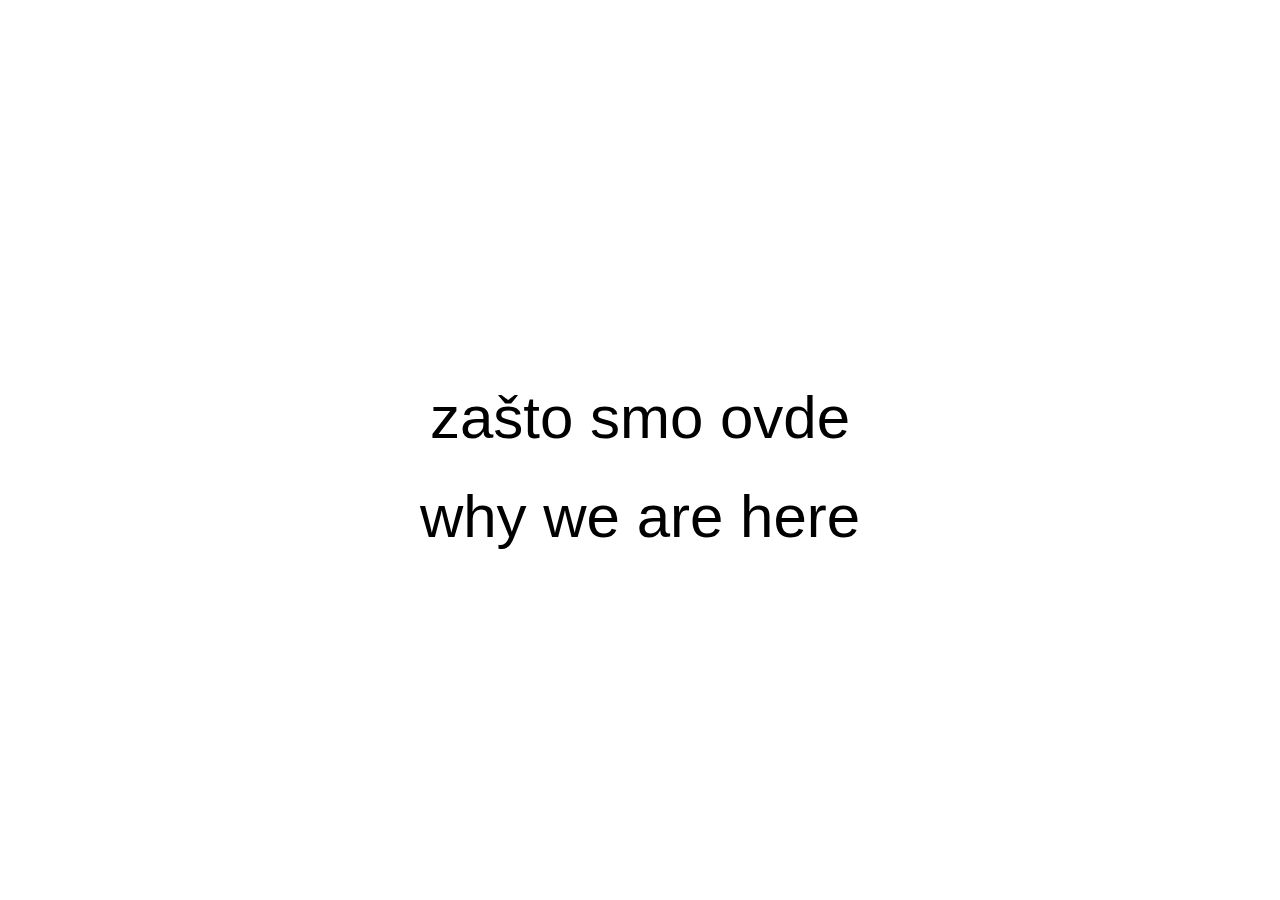
<file: index.html>
<!DOCTYPE html>
<html>
    <head>
        <link rel="stylesheet" href="styles.css">
        <meta charset="UTF-8">
        <title>zašto smo ovde</title>
        <script src="myscripts.js"></script>
    </head>
    <body>
       
       <div class="letter">

        

 <br>
<div class="center-container">
<button onclick="getRandomFile()">zašto smo ovde </button>
<button onclick="getRandomFile()">why we are here </button>
</div>
</div>
    </body>

</html>
</file>
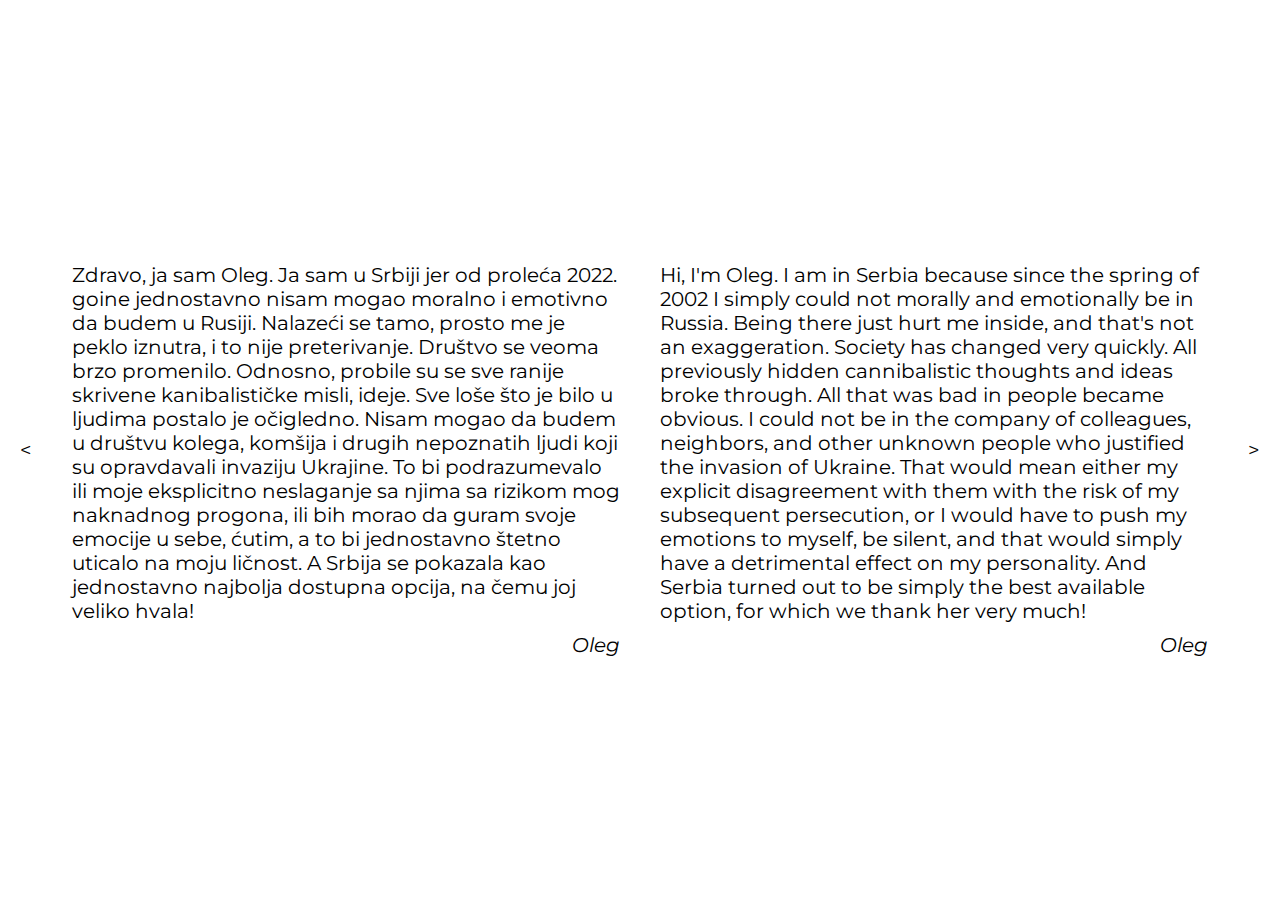
<file: page1.html>
<!DOCTYPE html>
<html>
    <head>
        <meta charset="UTF-8">
        <link rel="stylesheet" href="styles.css">
        <title>zašto smo ovde</title>
        
    </head>
    <body>
        <a class="nazad" href="page5.html">
            <
        </a>
      
        <div class="letter">
            Zdravo, ja sam Oleg. Ja sam u Srbiji jer od proleća 2022. goine jednostavno nisam mogao moralno i emotivno da budem u Rusiji. Nalazeći se tamo, prosto me je peklo iznutra, i to nije preterivanje. Društvo se veoma brzo promenilo. Odnosno, probile su se sve ranije skrivene kanibalističke misli, ideje. Sve loše što je bilo u ljudima postalo je očigledno. Nisam mogao da budem u društvu kolega, komšija i drugih nepoznatih ljudi koji su opravdavali invaziju Ukrajine. To bi podrazumevalo ili moje eksplicitno neslaganje sa njima sa rizikom mog naknadnog progona, ili bih morao da guram svoje emocije u sebe, ćutim, a to bi jednostavno štetno uticalo na moju ličnost. A Srbija se pokazala kao jednostavno najbolja dostupna opcija, na čemu joj veliko hvala!
            <div class="ime">
                Oleg
                </div>
        </div>
        <div class="letter">
            Hi, I'm Oleg. I am in Serbia because since the spring of 2002 I simply could not morally and emotionally be in Russia. Being there just hurt me inside, and that's not an exaggeration. Society has changed very quickly. All previously hidden cannibalistic thoughts and ideas broke through. All that was bad in people became obvious. I could not be in the company of colleagues, neighbors, and other unknown people who justified the invasion of Ukraine. That would mean either my explicit disagreement with them with the risk of my subsequent persecution, or I would have to push my emotions to myself, be silent, and that would simply have a detrimental effect on my personality. And Serbia turned out to be simply the best available option, for which we thank her very much!
            <div class="ime">
                Oleg
                </div>
        </div>
        <a class="vpered" href="page2.html">
            >
        </a>
     
    </body>

</html>
</file>
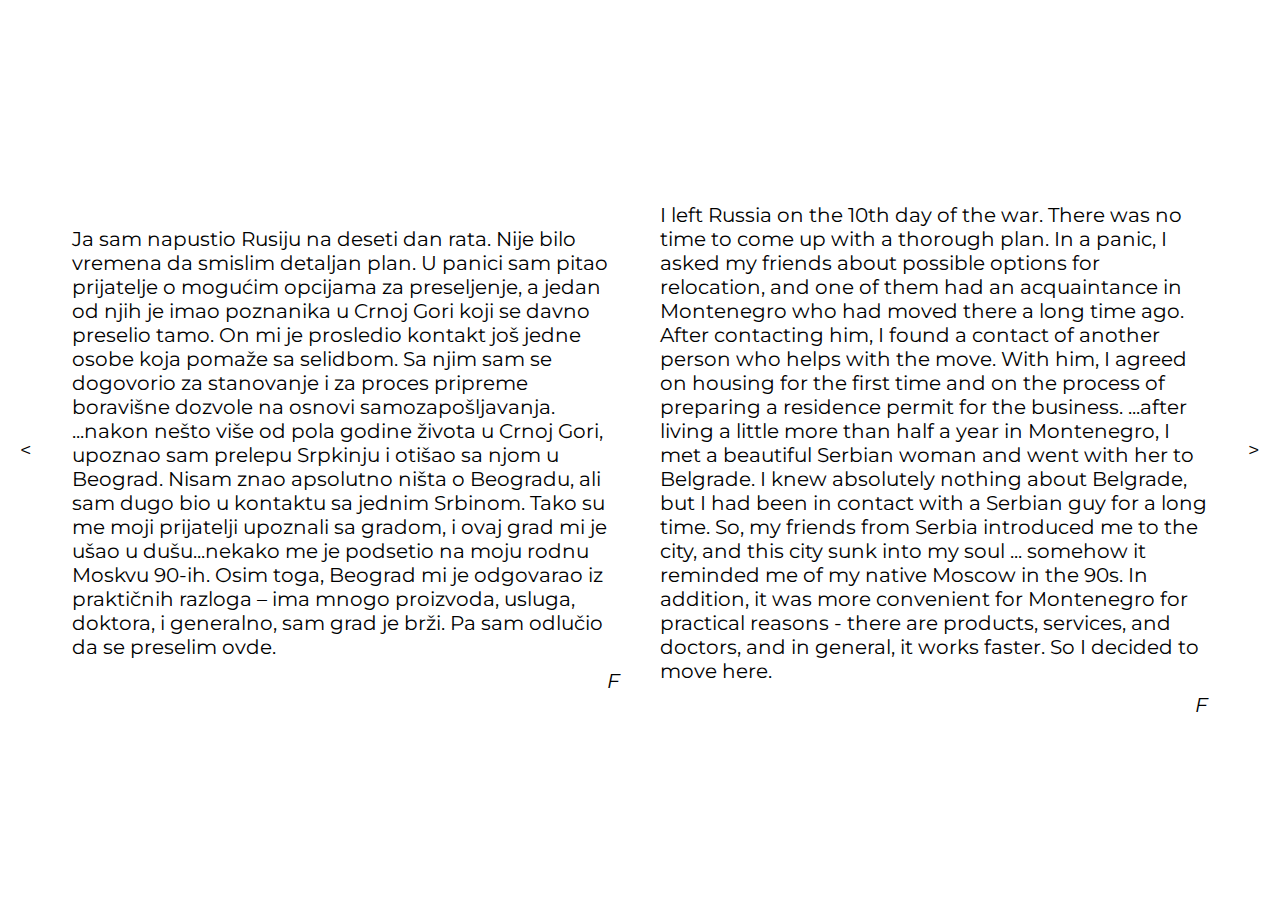
<file: page2.html>
<!DOCTYPE html>
<html>
    <head>
        <meta charset="UTF-8">
        <link rel="stylesheet" href="styles.css">
        <title>zašto smo ovde</title>
        
    </head>
    <body>
        <a class="nazad" href="page1.html">
            <
        </a>
        
        <div class="letter">
        Ja sam napustio Rusiju na deseti dan rata. Nije bilo vremena da smislim detaljan plan. U panici sam pitao prijatelje o mogućim opcijama za preseljenje, a jedan od njih je imao poznanika u Crnoj Gori koji se davno preselio tamo. On mi je prosledio kontakt još jedne osobe koja pomaže sa selidbom. Sa njim sam se dogovorio za stanovanje i za proces pripreme boravišne dozvole na osnovi samozapošljavanja. ...nakon nešto više od pola godine života u Crnoj Gori, upoznao sam prelepu Srpkinju i otišao sa njom u Beograd. Nisam znao apsolutno ništa o Beogradu, ali sam dugo bio u kontaktu sa jednim Srbinom. Tako su me moji prijatelji upoznali sa gradom, i ovaj grad mi je ušao u dušu...nekako me je podsetio na moju rodnu Moskvu 90-ih. Osim toga, Beograd mi je odgovarao iz praktičnih razloga – ima mnogo proizvoda, usluga, doktora, i generalno, sam grad je brži. Pa sam odlučio da se preselim ovde.
        <div class="ime">
            F
            </div>  
            
    </div>
    <div class="letter">
        I left Russia on the 10th day of the war. There was no time to come up with a thorough plan. In a panic, I asked my friends about possible options for relocation, and one of them had an acquaintance in Montenegro who had moved there a long time ago. After contacting him, I found a contact of another person who helps with the move. With him, I agreed on housing for the first time and on the process of preparing a residence permit for the business. ...after living a little more than half a year in Montenegro, I met a beautiful Serbian woman and went with her to Belgrade. I knew absolutely nothing about Belgrade, but I had been in contact with a Serbian guy for a long time. So, my friends from Serbia introduced me to the city, and this city sunk into my soul ... somehow it reminded me of my native Moscow in the 90s. In addition, it was more convenient for Montenegro for practical reasons - there are products, services, and doctors, and in general, it works faster. So I decided to move here.
        <div class="ime">
            F
            </div>  
            
    </div>
    <a class="vpered" href="page3.html">
        >
    </a>
    </body>

</html>
</file>
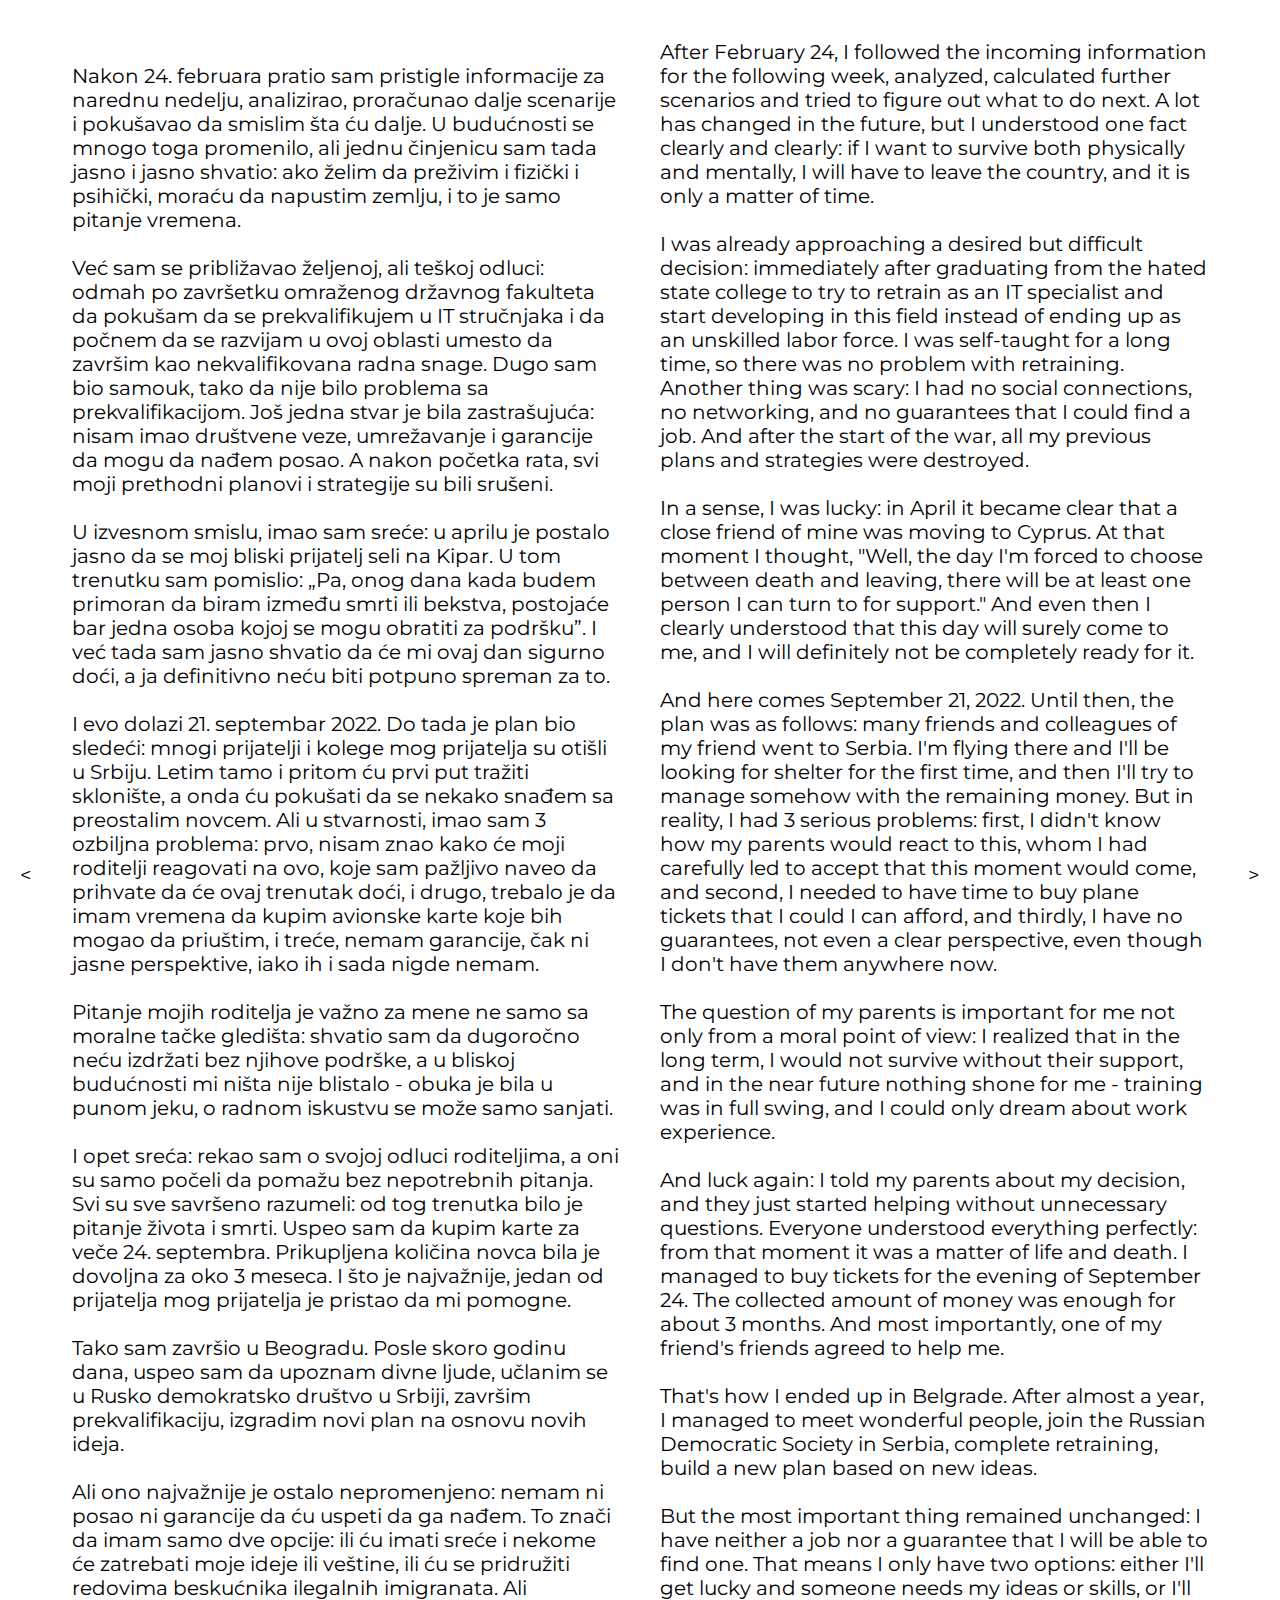
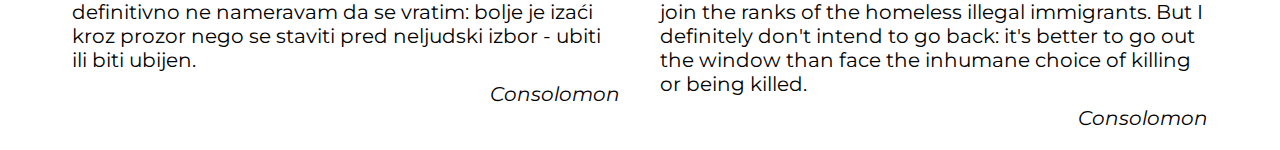
<file: page3.html>
<!DOCTYPE html>
<html>
    <head>
        <meta charset="UTF-8">
        <link rel="stylesheet" href="styles.css">
        <title>zašto smo ovde</title>
        
    </head>
    <body>
        <a class="nazad" href="page2.html">
            <
        </a>
        <div class="letter">
        Nakon 24. februara pratio sam pristigle informacije za narednu nedelju, analizirao, proračunao dalje scenarije i pokušavao da smislim šta ću dalje. U budućnosti se mnogo toga promenilo, ali jednu činjenicu sam tada jasno i jasno shvatio: ako želim da preživim i fizički i psihički, moraću da napustim zemlju, i to je samo pitanje vremena.
        <br>
        <br>
        Već sam se približavao željenoj, ali teškoj odluci: odmah po završetku omraženog državnog fakulteta da pokušam da se prekvalifikujem u IT stručnjaka i da počnem da se razvijam u ovoj oblasti umesto da završim kao nekvalifikovana radna snage. Dugo sam bio samouk, tako da nije bilo problema sa prekvalifikacijom. Još jedna stvar je bila zastrašujuća: nisam imao društvene veze, umrežavanje i garancije da mogu da nađem posao. A nakon početka rata, svi moji prethodni planovi i strategije su bili srušeni. 
        <br>
        <br>
       U izvesnom smislu, imao sam sreće: u aprilu je postalo jasno da se moj bliski prijatelj seli na Kipar. U tom trenutku sam pomislio: „Pa, onog dana kada budem primoran da biram između smrti ili bekstva, postojaće bar jedna osoba kojoj se mogu obratiti za podršku”. I već tada sam jasno shvatio da će mi ovaj dan sigurno doći, a ja definitivno neću biti potpuno spreman za to.
       <br>
        <br>
       I evo dolazi 21. septembar 2022. Do tada je plan bio sledeći: mnogi prijatelji i kolege mog prijatelja su otišli ​​u Srbiju. Letim tamo i pritom ću prvi put tražiti sklonište, a onda ću pokušati da se nekako snađem sa preostalim novcem. Ali u stvarnosti, imao sam 3 ozbiljna problema: prvo, nisam znao kako će moji roditelji reagovati na ovo, koje sam pažljivo naveo da prihvate da će ovaj trenutak doći, i drugo, trebalo je da imam vremena da kupim avionske karte koje bih mogao da priuštim, i treće, nemam garancije, čak ni jasne perspektive, iako ih i sada nigde nemam. 
       <br>
        <br>
       Pitanje mojih roditelja je važno za mene ne samo sa moralne tačke gledišta: shvatio sam da dugoročno neću izdržati bez njihove podrške, a u bliskoj budućnosti mi ništa nije blistalo - obuka je bila u punom jeku, o radnom iskustvu se može samo sanjati. 
       <br>
        <br>
       I opet sreća: rekao sam o svojoj odluci roditeljima, a oni su samo počeli da pomažu bez nepotrebnih pitanja. Svi su sve savršeno razumeli: od tog trenutka bilo je pitanje života i smrti. Uspeo sam da kupim karte za veče 24. septembra. Prikupljena količina novca bila je dovoljna za oko 3 meseca. I što je najvažnije, jedan od prijatelja mog prijatelja je pristao da mi pomogne. 
       <br>
        <br>
       Tako sam završio u Beogradu. Posle skoro godinu dana, uspeo sam da upoznam divne ljude, učlanim se u Rusko demokratsko društvo u Srbiji, završim prekvalifikaciju, izgradim novi plan na osnovu novih ideja. 
       <br>
        <br>
       Ali ono najvažnije je ostalo nepromenjeno: nemam ni posao ni garancije da ću uspeti da ga nađem. To znači da imam samo dve opcije: ili ću imati sreće i nekome će zatrebati moje ideje ili veštine, ili ću se pridružiti redovima beskućnika ilegalnih imigranata. Ali definitivno ne nameravam da se vratim: bolje je izaći kroz prozor nego se staviti pred neljudski izbor - ubiti ili biti ubijen.
       <div class="ime">
        Consolomon
        </div>
    </div>


    <div class="letter">
        After February 24, I followed the incoming information for the following week, analyzed, calculated further scenarios and tried to figure out what to do next. A lot has changed in the future, but I understood one fact clearly and clearly: if I want to survive both physically and mentally, I will have to leave the country, and it is only a matter of time.
        <br>
        <br>
        I was already approaching a desired but difficult decision: immediately after graduating from the hated state college to try to retrain as an IT specialist and start developing in this field instead of ending up as an unskilled labor force. I was self-taught for a long time, so there was no problem with retraining. Another thing was scary: I had no social connections, no networking, and no guarantees that I could find a job. And after the start of the war, all my previous plans and strategies were destroyed.
        <br>
        <br>
        In a sense, I was lucky: in April it became clear that a close friend of mine was moving to Cyprus. At that moment I thought, "Well, the day I'm forced to choose between death and leaving, there will be at least one person I can turn to for support." And even then I clearly understood that this day will surely come to me, and I will definitely not be completely ready for it.
       <br>
        <br>
        And here comes September 21, 2022. Until then, the plan was as follows: many friends and colleagues of my friend went to Serbia. I'm flying there and I'll be looking for shelter for the first time, and then I'll try to manage somehow with the remaining money. But in reality, I had 3 serious problems: first, I didn't know how my parents would react to this, whom I had carefully led to accept that this moment would come, and second, I needed to have time to buy plane tickets that I could I can afford, and thirdly, I have no guarantees, not even a clear perspective, even though I don't have them anywhere now.
       <br>
        <br>
        The question of my parents is important for me not only from a moral point of view: I realized that in the long term, I would not survive without their support, and in the near future nothing shone for me - training was in full swing, and I could only dream about work experience.
        <br>

        <br>
        And luck again: I told my parents about my decision, and they just started helping without unnecessary questions. Everyone understood everything perfectly: from that moment it was a matter of life and death. I managed to buy tickets for the evening of September 24. The collected amount of money was enough for about 3 months. And most importantly, one of my friend's friends agreed to help me.
        <br>
        <br>
        That's how I ended up in Belgrade. After almost a year, I managed to meet wonderful people, join the Russian Democratic Society in Serbia, complete retraining, build a new plan based on new ideas.
        <br>
        <br>
        But the most important thing remained unchanged: I have neither a job nor a guarantee that I will be able to find one. That means I only have two options: either I'll get lucky and someone needs my ideas or skills, or I'll join the ranks of the homeless illegal immigrants. But I definitely don't intend to go back: it's better to go out the window than face the inhumane choice of killing or being killed.
       <div class="ime">
        Consolomon
        </div>
    </div>
    <a class="vpered" href="page4.html">
        >
    </a>

    </body>

</html>
</file>
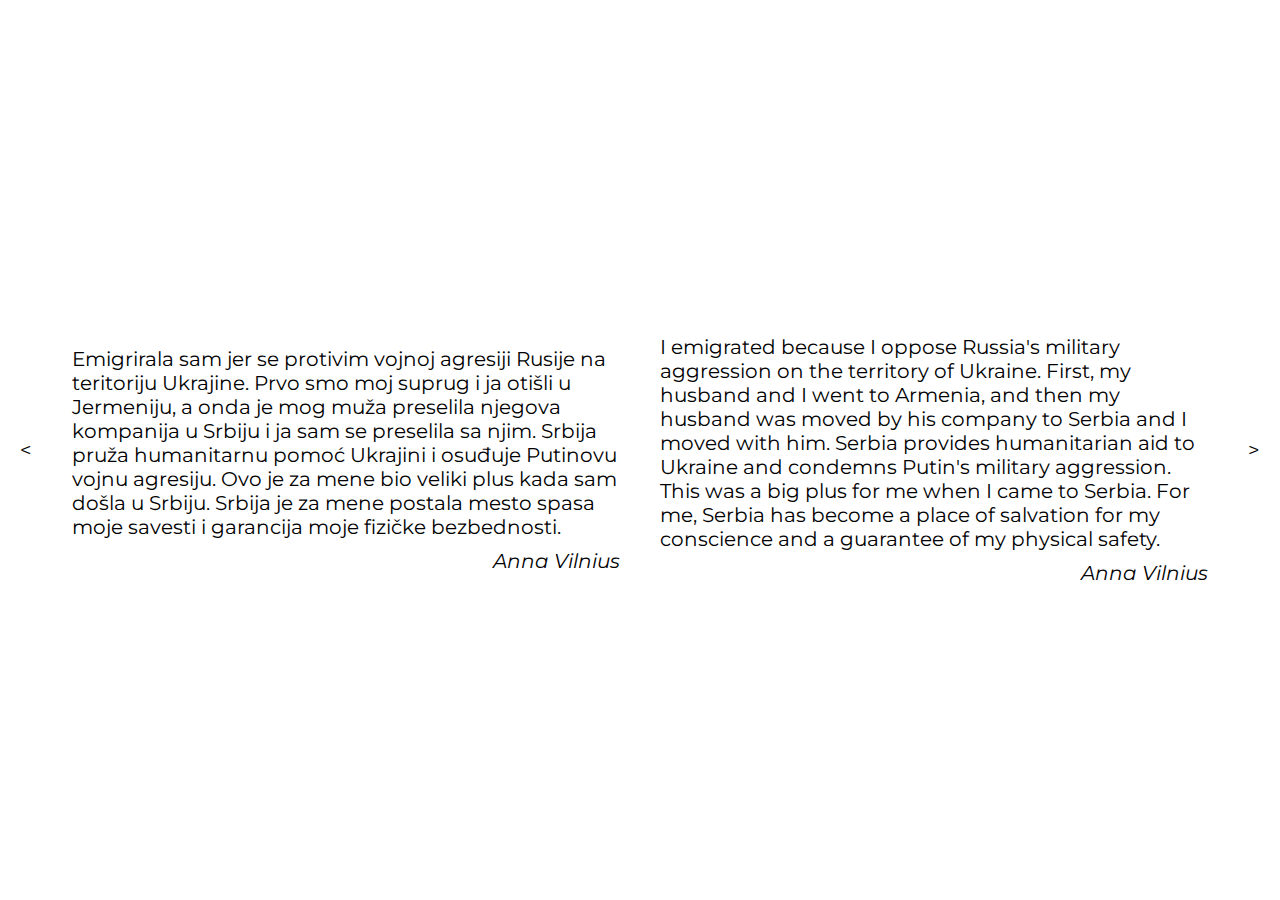
<file: page4.html>
<!DOCTYPE html>
<html>
    <head>
        <meta charset="UTF-8">
        <link rel="stylesheet" href="styles.css">
        <title>zašto smo ovde</title>
        
    </head>
    <body>
        <a class="nazad" href="page3.html">
            <
        </a>
        <div class="letter">
            Emigrirala sam jer se protivim vojnoj agresiji Rusije na teritoriju Ukrajine. Prvo smo moj suprug i ja otišli ​​u Jermeniju, a onda je mog muža preselila njegova kompanija u Srbiju i ja sam se preselila sa njim. Srbija pruža humanitarnu pomoć Ukrajini i osuđuje Putinovu vojnu agresiju. Ovo je za mene bio veliki plus kada sam došla u Srbiju. Srbija je za mene postala mesto spasa moje savesti i garancija moje fizičke bezbednosti.
            <div class="ime">
                Anna Vilnius
                </div>
        </div>
        <div class="letter">
            I emigrated because I oppose Russia's military aggression on the territory of Ukraine. First, my husband and I went to Armenia, and then my husband was moved by his company to Serbia and I moved with him. Serbia provides humanitarian aid to Ukraine and condemns Putin's military aggression. This was a big plus for me when I came to Serbia. For me, Serbia has become a place of salvation for my conscience and a guarantee of my physical safety.
            <div class="ime">   
            Anna Vilnius
                </div>
        </div>
        <a class="vpered" href="page5.html">
            >
        </a>
        
    </body>

</html>
</file>
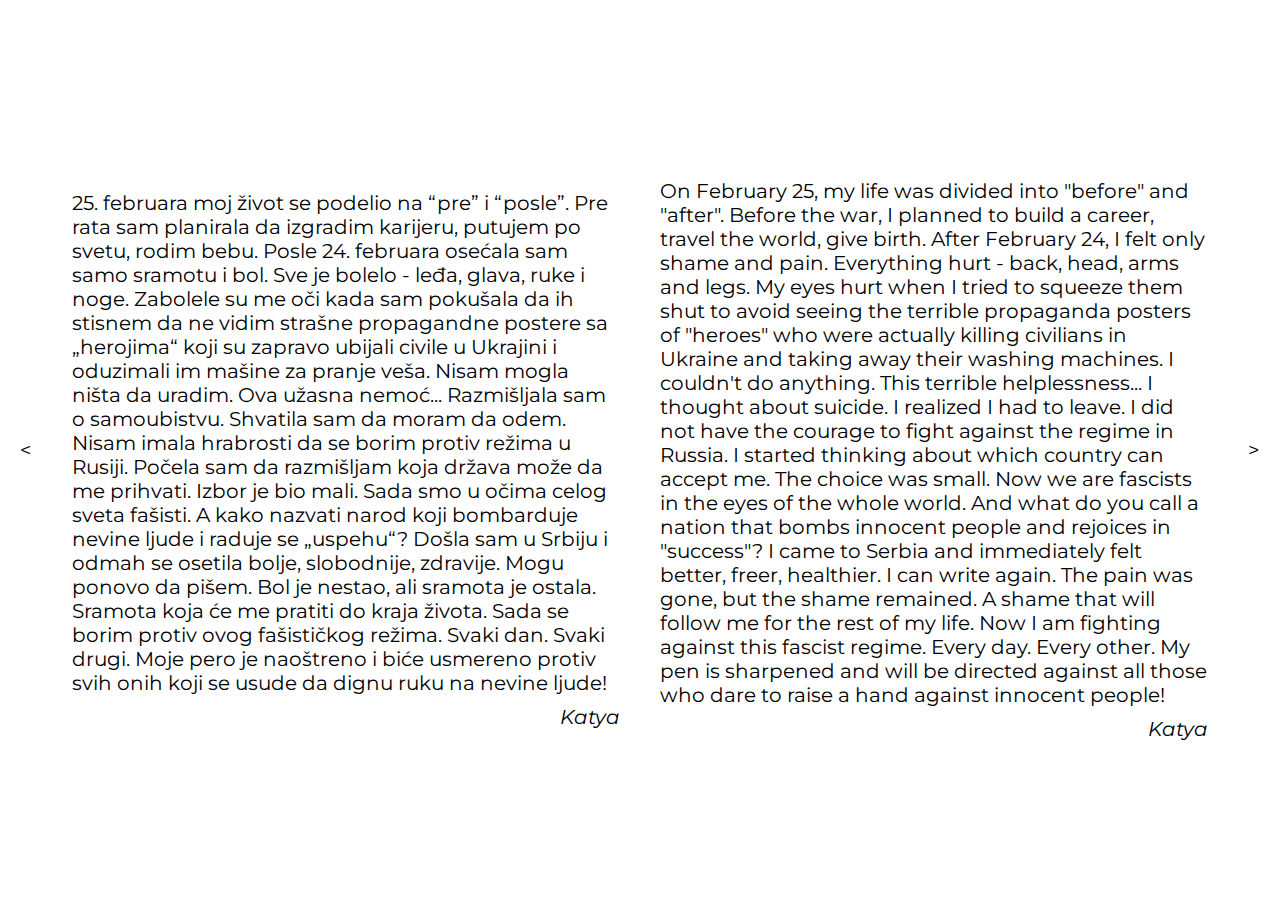
<file: page5.html>
<!DOCTYPE html>
<html>
    <head>
        <meta charset="UTF-8">
        <link rel="stylesheet" href="styles.css">
        <title>zašto smo ovde</title>
        
    </head>
    <body>
        <a class="nazad" href="page4.html">
            <
        </a>
        <div class="letter">
        25. februara moj život se podelio na “pre” i “posle”. Pre rata sam planirala da izgradim karijeru, putujem po svetu, rodim bebu. Posle 24. februara osećala sam samo sramotu i bol. Sve je bolelo - leđa, glava, ruke i noge. Zabolele su me oči kada sam pokušala da ih stisnem da ne vidim strašne propagandne postere sa „herojima“ koji su zapravo ubijali civile u Ukrajini i oduzimali im mašine za pranje veša. Nisam mogla ništa da uradim. Ova užasna nemoć...  Razmišljala sam o samoubistvu. Shvatila sam da moram da odem. Nisam imala hrabrosti da se borim protiv režima u Rusiji. Počela sam da razmišljam koja država može da me prihvati. Izbor je bio mali. Sada smo u očima celog sveta fašisti. A kako nazvati narod koji bombarduje nevine ljude i raduje se „uspehu“? Došla sam u Srbiju i odmah se osetila bolje, slobodnije, zdravije. Mogu ponovo da pišem. Bol je nestao, ali sramota je ostala. Sramota koja će me pratiti do kraja života. Sada se borim protiv ovog fašističkog režima. Svaki dan. Svaki drugi. Moje pero je naoštreno i biće usmereno protiv svih onih koji se usude da dignu ruku na nevine ljude!
        <div class="ime">
            Katya
            </div>
    </div>
    <div class="letter">
        On February 25, my life was divided into "before" and "after". Before the war, I planned to build a career, travel the world, give birth. After February 24, I felt only shame and pain. Everything hurt - back, head, arms and legs. My eyes hurt when I tried to squeeze them shut to avoid seeing the terrible propaganda posters of "heroes" who were actually killing civilians in Ukraine and taking away their washing machines. I couldn't do anything. This terrible helplessness... I thought about suicide. I realized I had to leave. I did not have the courage to fight against the regime in Russia. I started thinking about which country can accept me. The choice was small. Now we are fascists in the eyes of the whole world. And what do you call a nation that bombs innocent people and rejoices in "success"? I came to Serbia and immediately felt better, freer, healthier. I can write again. The pain was gone, but the shame remained. A shame that will follow me for the rest of my life. Now I am fighting against this fascist regime. Every day. Every other. My pen is sharpened and will be directed against all those who dare to raise a hand against innocent people!
        <div class="ime">
            Katya
            </div>
    </div>
    <a class="vpered" href="page1.html">
        >
    </a>
    </body>

</html>
</file>
<file: styles.css>
@import url('https://fonts.googleapis.com/css2?family=Montserrat&display=swap');


body {
    font-family: 'Montserrat';
    
    font-size: 20px;
    margin: 0;
    display: flex;
    justify-content: center;
    align-items: center;
    min-height: 100vh;
   /* background-color: #f2f2f2; */
}

.center-container {
    display: flex;
    justify-content: center;
    align-items: center;
    flex-direction: column;
    height: 100%;
}



button {
    border: none;
    background-color: white;
    cursor: pointer;

    padding: 10px 10px 20px 10px; /* Adjust padding as needed */
    font-size: 20px;   /* Adjust font size as needed */
    /* Add more styling properties as desired */
    
}

.letter {
    margin-top: 20px;
    width: 500px;
    padding: 20px;
   /* background-color: white;
    border: 1px solid #d9d9d9;
    box-shadow: 0px 0px 10px rgba(0, 0, 0, 0.2); 8 */

    
}

.ime {
    text-align: right;
    padding-top: 10px;
    font-style: italic;
}

a {
    padding: 20px;
    text-decoration: none;
    cursor: pointer;
    color: black;
}

@media (min-width: 20em) and (max-width: 80em) {
    body {
      background-color: white;
    }
    .letter {
        margin-top: 20px;
        width: 70em;
        padding: 20px;
     
    }
        button {
     
        font-size: 60px;   /* Adjust font size as needed */
        /* Add more styling properties as desired */
        
    }
   }
</file>
